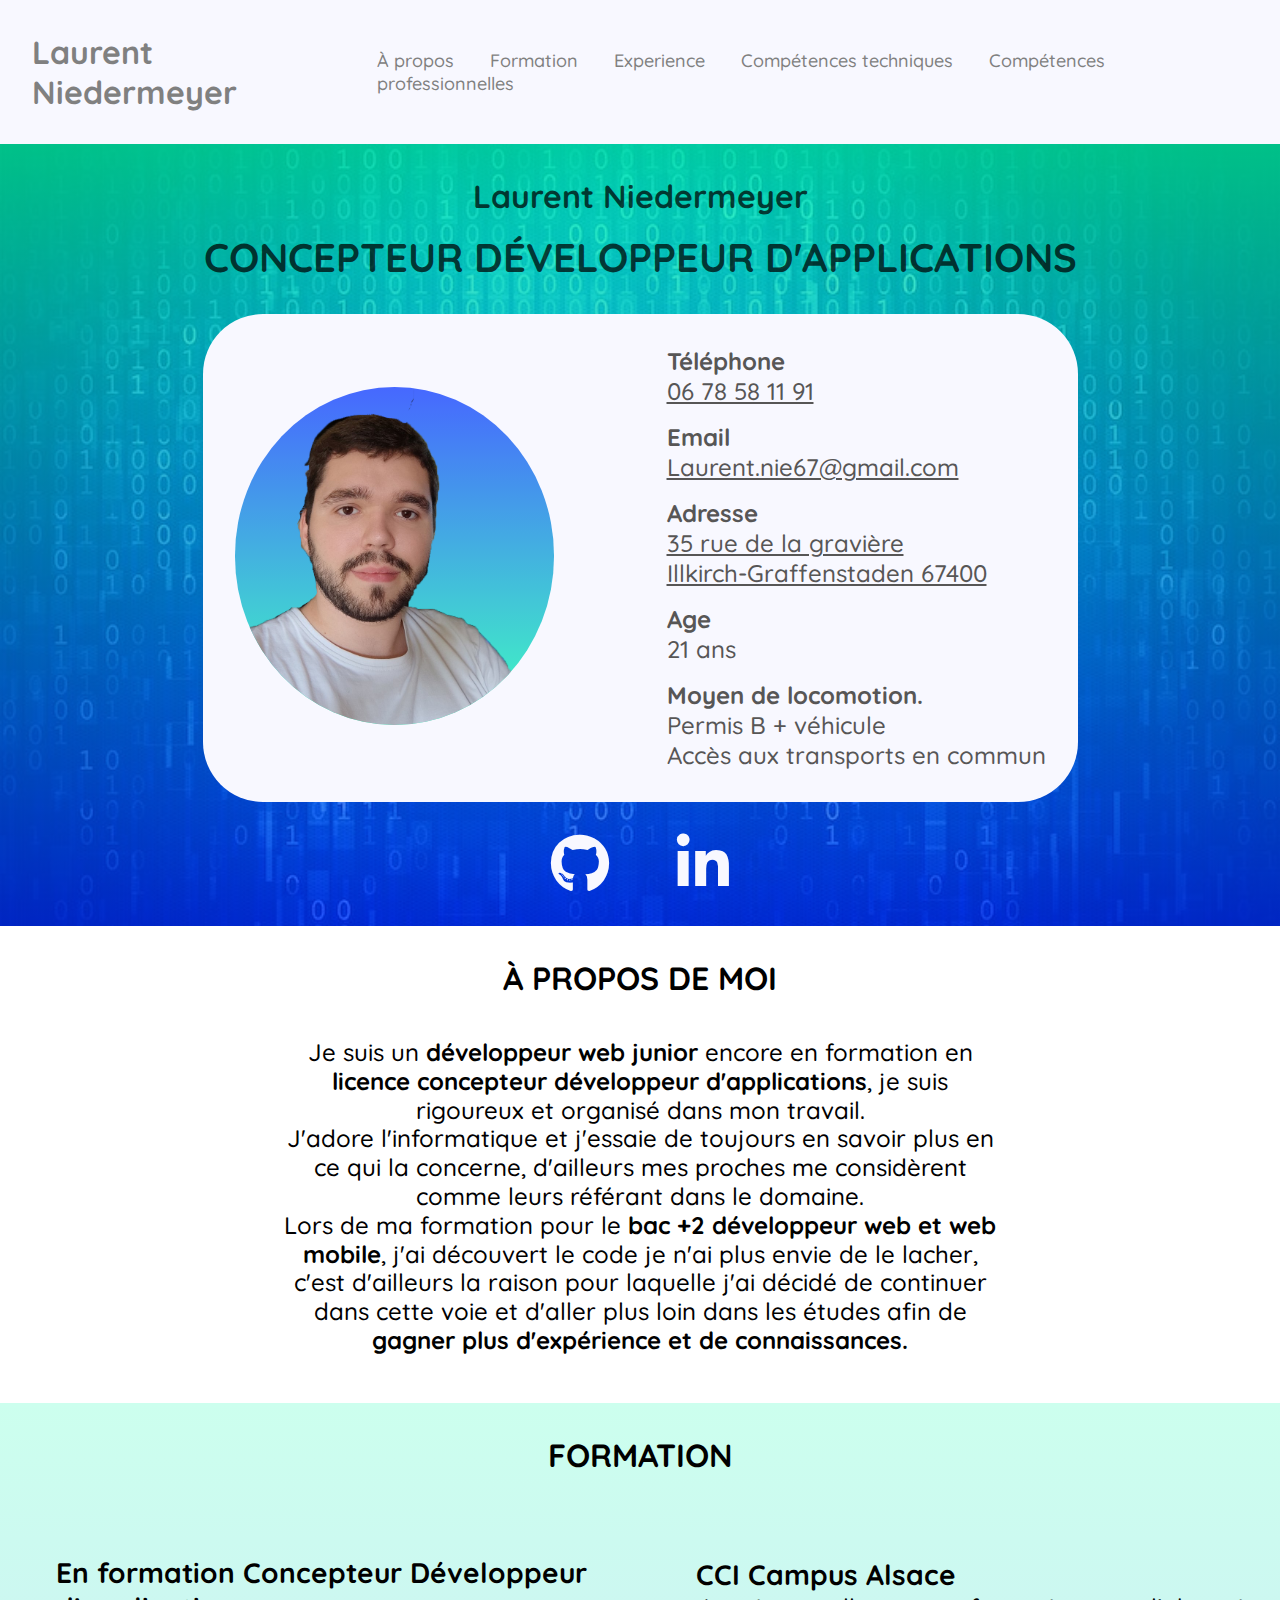
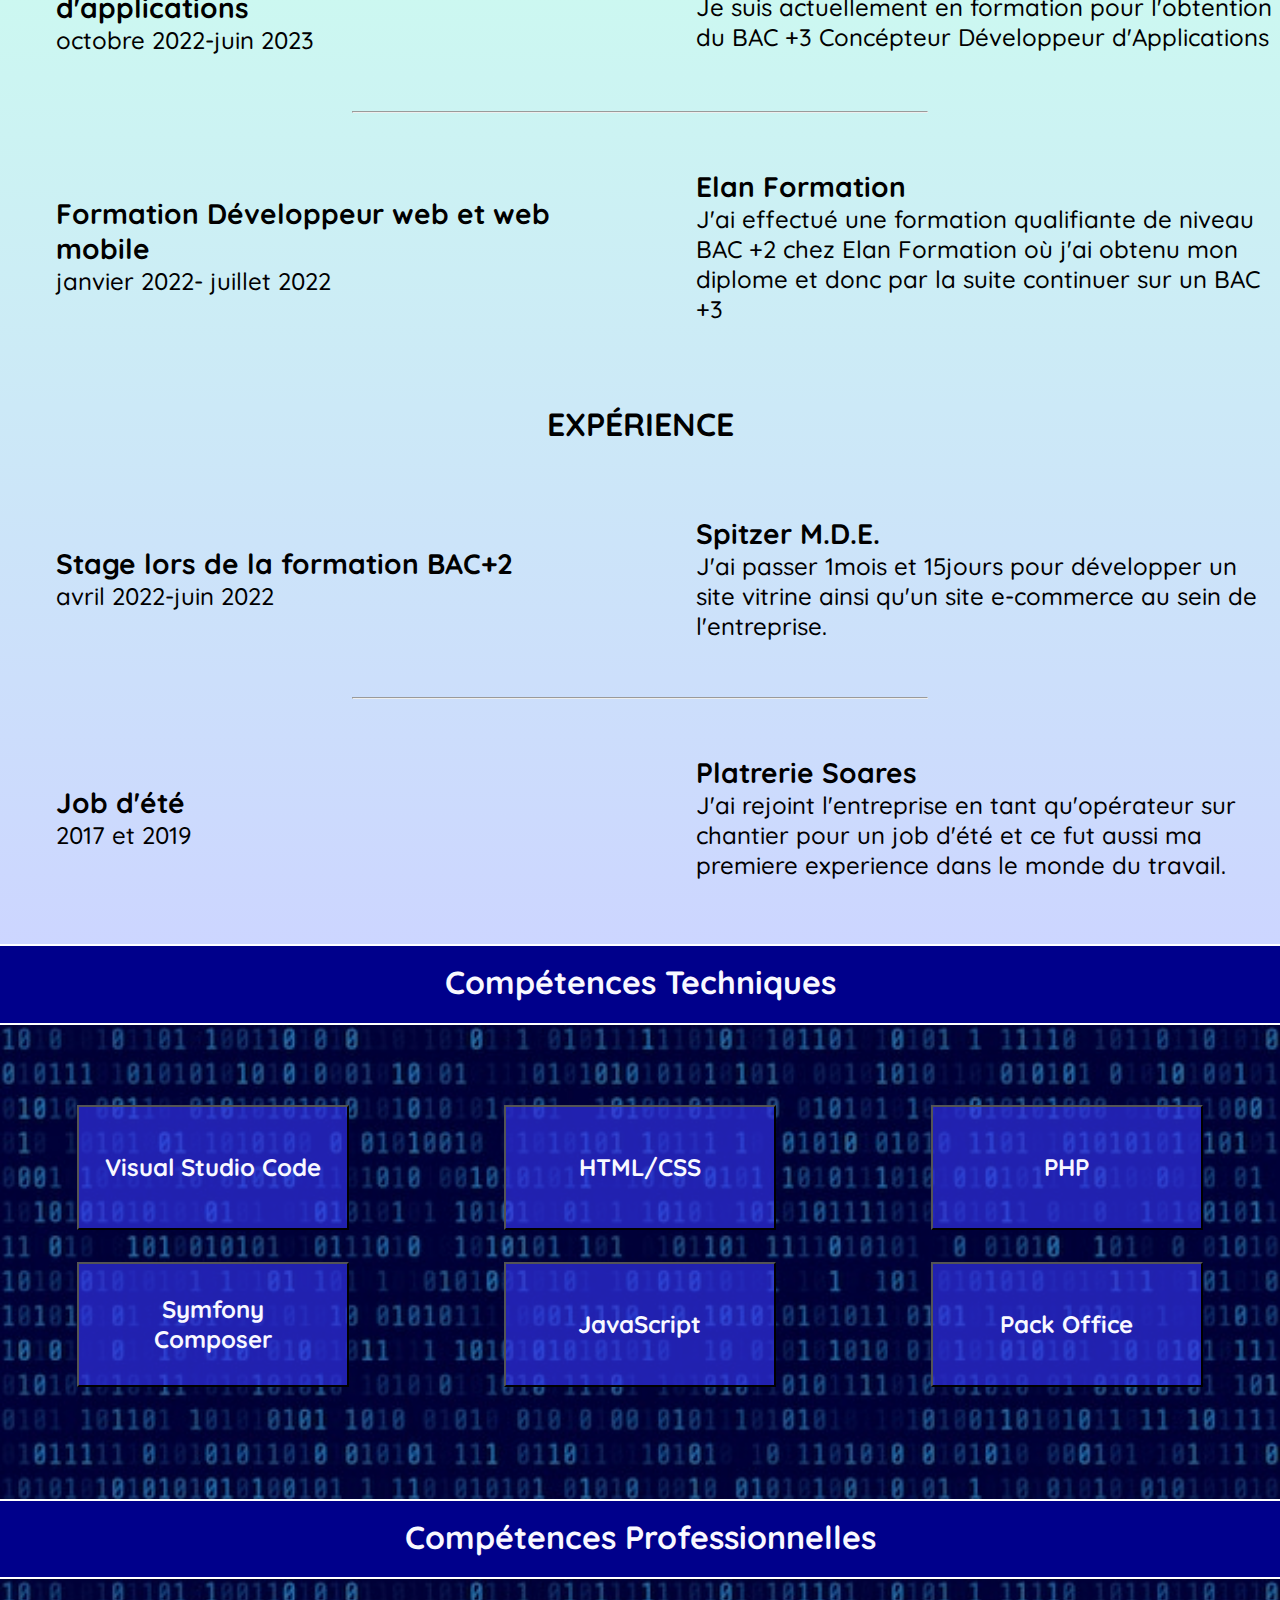
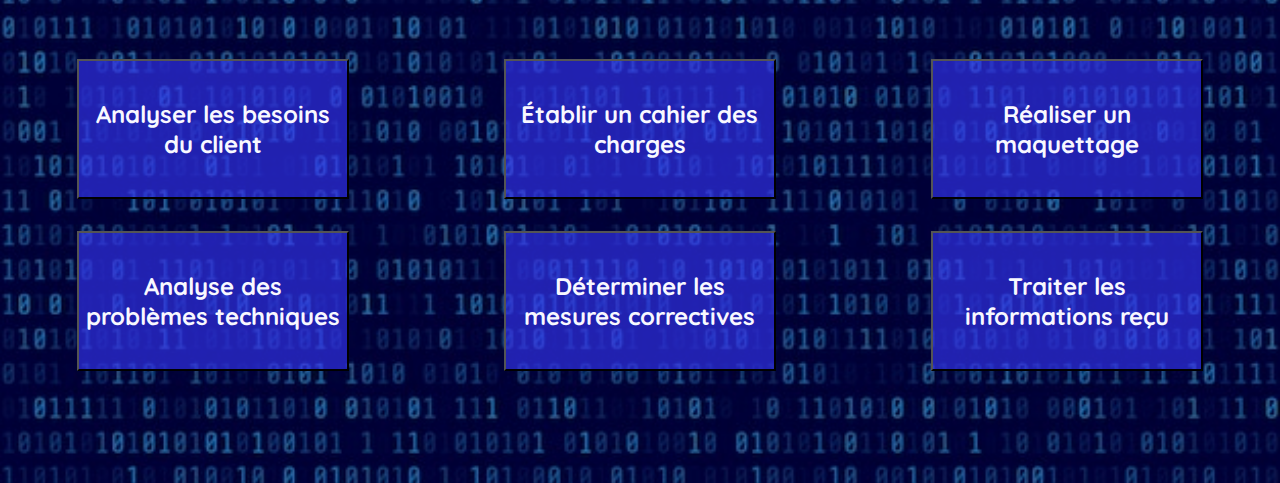
<file: index.html>
<!DOCTYPE html>
<html lang="fr">
<head>
    <meta charset="UTF-8">
    <meta http-equiv="X-UA-Compatible" content="IE=edge">
    <meta name="viewport" content="width=device-width, initial-scale=1.0">
    <meta name="description" content="CV en ligne de Niedermeyer Laurent, Concepteur Développeur d'Applications, Développeur web junior, Développeur back-end.">
    <link rel="stylesheet" href="style.css">
    <link rel="stylesheet" href="modal.css">
    <link rel="stylesheet" href="button.css">
    <link rel="stylesheet" href="https://cdnjs.cloudflare.com/ajax/libs/font-awesome/6.0.0/css/all.min.css" integrity="sha512-9usAa10IRO0HhonpyAIVpjrylPvoDwiPUiKdWk5t3PyolY1cOd4DSE0Ga+ri4AuTroPR5aQvXU9xC6qOPnzFeg==" crossorigin="anonymous" referrerpolicy="no-referrer" />
    <script src="//cdnjs.cloudflare.com/ajax/libs/jquery/2.1.3/jquery.min.js"></script>
    <title>CV de Niedermeyer Laurent</title>
</head>
    <body> 
        <header class="thetop">
            <div class="topnav">
                <a href="/index.html" class="nom">Laurent Niedermeyer</a>
                <div id="myLinks">
                  <a href="/index.html#prop">À propos</a>
                  <a href="/index.html#form">Formation</a>
                  <a href="/index.html#exp">Experience</a>
                  <a href="/index.html#compt">Compétences techniques</a>
                  <a href="/index.html#compp">Compétences professionnelles</a>
                </div>
                <a href="javascript:void(0);" class="icon" onclick="myFunction()">
                  <i class="fa fa-bars"></i>
                </a>
              </div>
        </header>
        <main>
            <section class="section1">
                <div class="job">
                    <h1>Concepteur Développeur d'Applications</h1>
                    <h2>Laurent Niedermeyer</h2>
                </div>
                <div class="coordimg">
                    <div>
                        <img src="img/MicrosoftTeams-image.png" alt="Selfie">
                    </div>
                    <div class="coord">
                        <div>
                            <p>Téléphone</p>
                            <a href="tel:0678581191">06 78 58 11 91</a>
                        </div>
                        <div>
                            <p>Email</p>
                            <a href="mailto:Laurent.nie67@gmail.com">Laurent.nie67@gmail.com</a> 
                        </div>
                        <div>
                            <p>Adresse</p>
                            <a href="https://goo.gl/maps/SbY1YDQrV1eRnXj76" target="blank_">35 rue de la gravière</a><br>
                            <a href="https://goo.gl/maps/RVUSxrZyXnWViCLy8" target="blank_">Illkirch-Graffenstaden 67400</a> 
                        </div>
                        <div>
                            <p>Age</p>
                            <span>21 ans</span>
                        </div>
                        <div>
                            <p>Moyen de locomotion.</p>
                            <span>Permis B + véhicule</span><br>
                            <span>Accès aux transports en commun</span>
                        </div>
                    </div>
                </div>
                <div class="reso">
                    <a href="https://github.com/Laurent-N67" target="blank_"><i class="fa-brands fa-github fa-3x"></i></a>
                    <a href="https://www.linkedin.com/in/laurent-niedermeyer/" target="blank_"><i class="fa-brands fa-linkedin-in fa-3x"></i></a>
                </div>
            </section>
            <section class="section4">
                <h2 id="prop">À propos de moi</h2>
                <p class="proptxt">Je suis un <strong>développeur web junior</strong> encore en formation en <strong>licence concepteur développeur d'applications</strong>, je suis rigoureux et organisé dans mon travail. <br> J'adore l'informatique et j'essaie de toujours en savoir plus en ce qui la concerne, d'ailleurs mes proches me considèrent comme leurs référant dans le domaine.<br>Lors de ma formation pour le <strong>bac +2 développeur web et web mobile</strong>, j'ai découvert le code je n'ai plus envie de le lacher, c'est d'ailleurs la raison pour laquelle j'ai décidé de continuer dans cette voie et d'aller plus loin dans les études afin de <strong>gagner plus d'expérience et de connaissances.</strong> </p>
            </section>
            <section class="section2">
                <h2 id="form">Formation</h2>
                <div class="divrow">
                    <div class="divcollumn ">
                        <h3>En formation Concepteur Développeur d'applications</h3>
                        <p>octobre 2022-juin 2023</p>
                    </div>
                    <div class="divcollumn">
                        <h3><strong>CCI Campus Alsace</strong></h3>
                        <p>Je suis actuellement en formation pour l'obtention du BAC +3 Concépteur Développeur d'Applications</p>
                    </div>
                </div>
                <hr>
                <div class="divrow">
                    <div class="divcollumn">
                        <h3>Formation Développeur web et web mobile</h3>
                        <p>janvier 2022- juillet 2022</p>
                    </div>
                    <div class="divcollumn">
                        <h3><strong>Elan Formation</strong></h3>
                        <p>J'ai effectué une formation qualifiante de niveau BAC +2 chez Elan Formation où j'ai obtenu mon diplome et donc par la suite continuer sur un BAC +3</p>
                    </div>
                </div>
                <h2 id="exp">Expérience</h2>
                <div class="divrow borderbot">
                    <div class="divcollumn ">
                        <h3>Stage lors de la formation BAC+2</h3>
                        <p>avril 2022-juin 2022</p>
                    </div>
                    <div class="divcollumn">
                        <h3><strong>Spitzer M.D.E.</strong></h3>
                        <p>J'ai passer 1mois et 15jours pour développer un site vitrine ainsi qu'un site e-commerce au sein de l'entreprise.</p>
                    </div>
                </div>
                <hr>
                <div class="divrow padbot ">
                    <div class="divcollumn">
                        <h3>Job d'été</h3>
                        <p>2017 et 2019</p>
                    </div>
                    <div class="divcollumn">
                        <h3><strong>Platrerie Soares</strong></h3>
                        <p>J'ai rejoint l'entreprise en tant qu'opérateur sur chantier pour un job d'été et ce fut aussi ma premiere experience dans le monde du travail.</p>
                    </div>
                </div>
            </section>
            <section class="section3">
                <h2 id="compt">Compétences Techniques</h2>
                <ul class="listcompt desktopul">
                    <button id="btn1"><li>Visual Studio Code</li></button>
                    <div id="modal1" class="modal">
                        <div class="modal-content">
                            <span class="close"><i class="fa-solid fa-xmark"></i></span>
                            <h3 class="titremdl">Visual Studio Code</h3>
                            <p class="textmdl">J'ai découvert le développement web sur visual studio code comme premier éditeur de code. Je l'utilise encore à ce jour car je le trouve très pratique, beaucoup de monde l'utilise et aussi il y a beaucoup d'addons afin de ce simplifier la vie. </p>
                        </div>
                    </div>
                    <button id="btn2"><li>HTML/CSS</li></button>
                    <div id="modal2" class="modal">
                        <div class="modal-content">
                            <span class="close"><i class="fa-solid fa-xmark"></i></span>
                            <h3 class="titremdl">HTML/CSS</h3>
                            <p class="textmdl">Lorem ipsum dolor sit amet, consectetur adipisicing elit. Voluptatum, necessitatibus eius odio itaque quidem obcaecati nostrum voluptatem, porro omnis, eveniet quis ad. Neque corrupti molestiae exercitationem iusto cum repudiandae officia hic, dolorum esse dolores vel nesciunt cumque explicabo ducimus eaque, nisi illum inventore repellendus non distinctio ea? Debitis, aspernatur quos!</p>
                        </div>
                    </div>
                    <button id="btn3"><li>PHP</li></button>
                    <div id="modal3" class="modal">
                        <div class="modal-content">
                            <span class="close"><i class="fa-solid fa-xmark"></i></span>
                            <h3 class="titremdl">PHP</h3>
                            <p class="textmdl">Lorem ipsum dolor sit amet, consectetur adipisicing elit. Tenetur dignissimos voluptas facilis voluptate iusto quaerat dicta repudiandae maiores esse, vitae nisi, earum molestias perferendis. Deleniti iusto nisi soluta id provident iste in repellat, nobis obcaecati temporibus similique numquam omnis eligendi quas tempora, debitis hic et consequuntur explicabo, dolorum rem. Perferendis?</p>
                        </div>
                    </div>
                    <button id="btn4"><li>Symfony<br>Composer</li></button>
                    <div id="modal4" class="modal">
                        <div class="modal-content">
                            <span class="close"><i class="fa-solid fa-xmark"></i></span>
                            <h3 class="titremdl">Symfony/Composer</h3>
                            <p class="textmdl">Lorem ipsum dolor sit amet, consectetur adipisicing elit. Officiis porro culpa tenetur? Voluptatum ullam obcaecati dolore repellendus tenetur sunt veritatis, adipisci quidem quisquam? Est porro quod aspernatur tempora assumenda rem, alias totam repellendus optio nesciunt non reiciendis nisi illum corrupti magnam voluptatum sunt temporibus enim similique deleniti pariatur adipisci quaerat!</p>
                        </div>
                    </div>
                    <button id="btn5"><li>JavaScript</li></button>
                    <div id="modal5" class="modal">
                        <div class="modal-content">
                            <span class="close"><i class="fa-solid fa-xmark"></i></span>
                            <h3 class="titremdl">JavaScript</h3>
                            <p class="textmdl">Lorem ipsum dolor sit amet consectetur adipisicing elit. Aliquam obcaecati dolores, ratione est nostrum perferendis hic fugiat doloremque quae, harum quod quisquam debitis consequatur facilis, odit iure! Dolore natus repudiandae earum reprehenderit nesciunt itaque error commodi mollitia eum eveniet, impedit minima maxime quia at a. Quia laudantium ut animi assumenda.</p>
                        </div>
                    </div>
                    <button id="btn6"><li>Pack Office</li></button>
                    <div id="modal6" class="modal">
                        <div class="modal-content">
                            <span class="close"><i class="fa-solid fa-xmark"></i></span>
                            <h3 class="titremdl">Pack Office</h3>
                            <p class="textmdl">Lorem ipsum dolor sit, amet consectetur adipisicing elit. Provident autem ex aspernatur commodi! Quas provident velit repellat officiis pariatur fugit molestias atque quidem maxime magni at, earum rem eius facere cupiditate doloribus perspiciatis quae animi ut. Qui dignissimos, saepe neque aliquid dicta ullam dolore fuga magnam delectus, officia, natus porro?</p>
                        </div>
                    </div>
                </ul>
                <div class="slideshow-container">
                    <ul class="listcompt">
                        <button class="mySlides fade" id="btn7"><li>Visual Studio Code</li></button>
                        <div id="modal7" class="modal">
                            <div class="modal-content">
                                <span class="close"><i class="fa-solid fa-xmark"></i></span>
                                <h3 class="titremdl">Visual Studio Code</h3>
                                <p class="textmdl">J'ai découvert le développement web sur visual studio code comme premier éditeur de code. Je l'utilise encore à ce jour car je le trouve très pratique, beaucoup de monde l'utilise et aussi il y a beaucoup d'addons afin de ce simplifier la vie. </p>
                            </div>
                        </div>
                        <button class="mySlides fade" id="btn8"><li>HTML/CSS</li></button>
                        <div id="modal8" class="modal">
                            <div class="modal-content">
                                <span class="close"><i class="fa-solid fa-xmark"></i></span>
                                <h3 class="titremdl">HTML/CSS</h3>
                                <p class="textmdl">Lorem ipsum dolor sit amet, consectetur adipisicing elit. Voluptatum, necessitatibus eius odio itaque quidem obcaecati nostrum voluptatem, porro omnis, eveniet quis ad. Neque corrupti molestiae exercitationem iusto cum repudiandae officia hic, dolorum esse dolores vel nesciunt cumque explicabo ducimus eaque, nisi illum inventore repellendus non distinctio ea? Debitis, aspernatur quos!</p>
                            </div>
                        </div>
                        <button class="mySlides fade" id="btn9"><li>PHP</li></button>
                        <div id="modal9" class="modal">
                            <div class="modal-content">
                                <span class="close"><i class="fa-solid fa-xmark"></i></span>
                                <h3 class="titremdl">PHP</h3>
                                <p class="textmdl">Lorem ipsum dolor sit amet, consectetur adipisicing elit. Tenetur dignissimos voluptas facilis voluptate iusto quaerat dicta repudiandae maiores esse, vitae nisi, earum molestias perferendis. Deleniti iusto nisi soluta id provident iste in repellat, nobis obcaecati temporibus similique numquam omnis eligendi quas tempora, debitis hic et consequuntur explicabo, dolorum rem. Perferendis?</p>
                            </div>
                        </div>
                        <button class="mySlides fade" id="btn10"><li>Symfony<br>Composer</li></button>
                        <div id="modal10" class="modal">
                            <div class="modal-content">
                                <span class="close"><i class="fa-solid fa-xmark"></i></span>
                                <h3 class="titremdl">Symfony/Composer</h3>
                                <p class="textmdl">Lorem ipsum dolor sit amet, consectetur adipisicing elit. Officiis porro culpa tenetur? Voluptatum ullam obcaecati dolore repellendus tenetur sunt veritatis, adipisci quidem quisquam? Est porro quod aspernatur tempora assumenda rem, alias totam repellendus optio nesciunt non reiciendis nisi illum corrupti magnam voluptatum sunt temporibus enim similique deleniti pariatur adipisci quaerat!</p>
                            </div>
                        </div>
                        <button class="mySlides fade" id="btn11"><li>JavaScript</li></button>
                        <div id="modal11" class="modal">
                            <div class="modal-content">
                                <span class="close"><i class="fa-solid fa-xmark"></i></span>
                                <h3 class="titremdl">JavaScript</h3>
                                <p class="textmdl">Lorem ipsum dolor sit amet consectetur adipisicing elit. Aliquam obcaecati dolores, ratione est nostrum perferendis hic fugiat doloremque quae, harum quod quisquam debitis consequatur facilis, odit iure! Dolore natus repudiandae earum reprehenderit nesciunt itaque error commodi mollitia eum eveniet, impedit minima maxime quia at a. Quia laudantium ut animi assumenda.</p>
                            </div>
                        </div>
                        <button class="mySlides fade" id="btn12"><li>Pack Office</li></button>
                        <div id="modal12" class="modal">
                            <div class="modal-content">
                                <span class="close"><i class="fa-solid fa-xmark"></i></span>
                                <h3 class="titremdl">Pack Office</h3>
                                <p class="textmdl">Lorem ipsum dolor sit, amet consectetur adipisicing elit. Provident autem ex aspernatur commodi! Quas provident velit repellat officiis pariatur fugit molestias atque quidem maxime magni at, earum rem eius facere cupiditate doloribus perspiciatis quae animi ut. Qui dignissimos, saepe neque aliquid dicta ullam dolore fuga magnam delectus, officia, natus porro?</p>
                            </div>
                        </div>
                        <a class="prev" onclick="plusSlides(-1)">❮</a>
                        <a class="next" onclick="plusSlides(1)">❯</a>
                    </ul>   
                </div>

                <h2 id="compp">Compétences Professionnelles</h2>    
                <ul class="listcompp desktopul">  
                    <button id="btn13"><li>Analyser les besoins du client</li></button>
                    <div id="modal13" class="modal">
                        <div class="modal-content">
                            <span class="close"><i class="fa-solid fa-xmark"></i></span>
                            <h3 class="titremdl">Analyser les besoins du client</h3>
                            <p class="textmdl">Lorem ipsum dolor sit amet consectetur adipisicing elit. Commodi ut odit alias asperiores. Id, illo aliquam debitis quo ex, labore vitae, maiores dignissimos veritatis cupiditate omnis. Excepturi laboriosam, ullam ab perferendis voluptatem quidem aspernatur laudantium tenetur, vitae iusto praesentium doloremque temporibus? Nulla cupiditate et nobis deserunt veritatis laboriosam recusandae corporis!</p>
                        </div>
                    </div>
                    <button id="btn14"><li>Établir un cahier des charges</li></button>
                    <div id="modal14" class="modal">
                        <div class="modal-content">
                            <span class="close"><i class="fa-solid fa-xmark"></i></span>
                            <h3 class="titremdl">établir un cahier des charges</h3>
                            <p class="textmdl">Lorem ipsum dolor, sit amet consectetur adipisicing elit. Officiis mollitia tempora asperiores rerum ex velit eaque doloribus iure, aliquam, deleniti facere atque provident quas totam temporibus ullam necessitatibus natus omnis. Reiciendis inventore aliquid laboriosam vero accusamus atque et, ipsam explicabo veniam nulla necessitatibus beatae ex vel incidunt consequatur rem dicta?</p>
                        </div>
                    </div>
                    <button id="btn15"><li>Réaliser un maquettage</li></button>
                    <div id="modal15" class="modal">
                        <div class="modal-content">
                            <span class="close"><i class="fa-solid fa-xmark"></i></span>
                            <h3 class="titremdl">Réaliser un maquettage</h3>
                            <p class="textmdl">Lorem, ipsum dolor sit amet consectetur adipisicing elit. Natus aliquam, id doloribus sint, debitis unde qui quia sequi esse sunt, officia eveniet dolorum. Enim pariatur incidunt sequi libero voluptatem vero doloribus officia recusandae qui totam. Debitis placeat earum sunt quos corrupti, nobis repellat soluta reiciendis repudiandae vero temporibus dolore veniam!</p>
                        </div>
                    </div>
                    <button id="btn16"><li>Analyse des problèmes techniques</li></button>
                    <div id="modal16" class="modal">
                        <div class="modal-content">
                            <span class="close"><i class="fa-solid fa-xmark"></i></span>
                            <h3 class="titremdl">Analyse des problèmes techniques</h3>
                            <p class="textmdl">Lorem ipsum dolor sit amet, consectetur adipisicing elit. Maiores vel amet omnis nihil ea eum nostrum asperiores veniam culpa ad non, recusandae doloremque excepturi consequuntur placeat alias error repudiandae! Et obcaecati repellat ab ipsa. Quod cupiditate molestiae consectetur accusamus numquam laudantium veniam, eos explicabo soluta dolor dolore architecto dolores pariatur.</p>
                        </div>
                    </div>
                    <button id="btn17"><li>Déterminer les mesures correctives</li></button>
                    <div id="modal17" class="modal">
                        <div class="modal-content">
                            <span class="close"><i class="fa-solid fa-xmark"></i></span>
                            <h3 class="titremdl">Déterminer les mesures correctives</h3>
                            <p class="textmdl">Lorem ipsum dolor sit amet consectetur adipisicing elit. Similique iste eligendi quam, quod repellat commodi est vero ducimus facere repellendus amet tenetur debitis consectetur distinctio temporibus dolorum explicabo quis impedit aliquam. Excepturi, perferendis, ipsum non placeat quos ullam quibusdam minima nobis odio magni esse sequi accusantium, est veniam consequatur vitae.</p>
                        </div>
                    </div>
                    <button id="btn18"><li>Traiter les <br> informations reçu</li></button>
                    <div id="modal18" class="modal">
                        <div class="modal-content">
                            <span class="close"><i class="fa-solid fa-xmark"></i></span>
                            <h3 class="titremdl">Traiter les informations reçu</h3>
                            <p class="textmdl">Lorem ipsum dolor sit, amet consectetur adipisicing elit. Dolore, ipsa! Necessitatibus accusamus doloremque autem laudantium ipsam nam enim vitae aut quaerat quia perferendis dolore at culpa blanditiis, ut beatae? Non architecto quis, iste ea nostrum reiciendis amet ipsa accusamus! Culpa debitis ipsa assumenda fugit nemo rerum distinctio dolor voluptate consequatur?</p>
                        </div>
                    </div>
                </ul>
                <div class="slideshow-container">
                    <ul class="listcompp">
                        <button class="mySlides2 fade" id="btn19"><li>Analyser les besoins du client</li></button>
                        <div id="modal19" class="modal">
                            <div class="modal-content">
                                <span class="close"><i class="fa-solid fa-xmark"></i></span>
                                <h3 class="titremdl">Analyser les besoins du client</h3>
                                <p class="textmdl">Lorem ipsum dolor sit amet consectetur adipisicing elit. Commodi ut odit alias asperiores. Id, illo aliquam debitis quo ex, labore vitae, maiores dignissimos veritatis cupiditate omnis. Excepturi laboriosam, ullam ab perferendis voluptatem quidem aspernatur laudantium tenetur, vitae iusto praesentium doloremque temporibus? Nulla cupiditate et nobis deserunt veritatis laboriosam recusandae corporis!</p>
                            </div>
                        </div>
                        <button class="mySlides2 fade" id="btn20"><li>Établir un cahier des charges</li></button>
                        <div id="modal20" class="modal">
                            <div class="modal-content">
                                <span class="close"><i class="fa-solid fa-xmark"></i></span>
                                <h3 class="titremdl">établir un cahier des charges</h3>
                                <p class="textmdl">Lorem ipsum dolor, sit amet consectetur adipisicing elit. Officiis mollitia tempora asperiores rerum ex velit eaque doloribus iure, aliquam, deleniti facere atque provident quas totam temporibus ullam necessitatibus natus omnis. Reiciendis inventore aliquid laboriosam vero accusamus atque et, ipsam explicabo veniam nulla necessitatibus beatae ex vel incidunt consequatur rem dicta?</p>
                            </div>
                        </div>
                        <button class="mySlides2 fade" id="btn21"><li>Réaliser un maquettage</li></button>
                        <div id="modal21" class="modal">
                            <div class="modal-content">
                                <span class="close"><i class="fa-solid fa-xmark"></i></span>
                                <h3 class="titremdl">Réaliser un maquettage</h3>
                                <p class="textmdl">Lorem, ipsum dolor sit amet consectetur adipisicing elit. Natus aliquam, id doloribus sint, debitis unde qui quia sequi esse sunt, officia eveniet dolorum. Enim pariatur incidunt sequi libero voluptatem vero doloribus officia recusandae qui totam. Debitis placeat earum sunt quos corrupti, nobis repellat soluta reiciendis repudiandae vero temporibus dolore veniam!</p>
                            </div>
                        </div>
                        <button class="mySlides2 fade" id="btn22"><li>Analyse des problèmes techniques</li></button>
                        <div id="modal22" class="modal">
                            <div class="modal-content">
                                <span class="close"><i class="fa-solid fa-xmark"></i></span>
                                <h3 class="titremdl">Analyse des problèmes techniques</h3>
                                <p class="textmdl">Lorem ipsum dolor sit amet, consectetur adipisicing elit. Maiores vel amet omnis nihil ea eum nostrum asperiores veniam culpa ad non, recusandae doloremque excepturi consequuntur placeat alias error repudiandae! Et obcaecati repellat ab ipsa. Quod cupiditate molestiae consectetur accusamus numquam laudantium veniam, eos explicabo soluta dolor dolore architecto dolores pariatur.</p>
                            </div>
                        </div>
                        <button class="mySlides2 fade" id="btn23"><li>Déterminer les mesures correctives</li></button>
                        <div id="modal23" class="modal">
                            <div class="modal-content">
                                <span class="close"><i class="fa-solid fa-xmark"></i></span>
                                <h3 class="titremdl">Déterminer les mesures correctives</h3>
                                <p class="textmdl">Lorem ipsum dolor sit amet consectetur adipisicing elit. Similique iste eligendi quam, quod repellat commodi est vero ducimus facere repellendus amet tenetur debitis consectetur distinctio temporibus dolorum explicabo quis impedit aliquam. Excepturi, perferendis, ipsum non placeat quos ullam quibusdam minima nobis odio magni esse sequi accusantium, est veniam consequatur vitae.</p>
                            </div>
                        </div>
                        <button class="mySlides2 fade" id="btn24"><li>Traiter les <br> informations reçu</li></button>
                        <div id="modal24" class="modal">
                            <div class="modal-content">
                                <span class="close"><i class="fa-solid fa-xmark"></i></span>
                                <h3 class="titremdl">Traiter les informations reçu</h3>
                                <p class="textmdl">Lorem ipsum dolor sit, amet consectetur adipisicing elit. Dolore, ipsa! Necessitatibus accusamus doloremque autem laudantium ipsam nam enim vitae aut quaerat quia perferendis dolore at culpa blanditiis, ut beatae? Non architecto quis, iste ea nostrum reiciendis amet ipsa accusamus! Culpa debitis ipsa assumenda fugit nemo rerum distinctio dolor voluptate consequatur?</p>
                            </div>
                        </div>
                    <a class="prev" onclick="plusSlides2(-1)">❮</a>
                    <a class="next" onclick="plusSlides2(1)">❯</a>
                    </ul>
                </div>
            </section>
            <div class='scrolltop'>
            <div class='scroll'><i class="fa-solid fa-arrow-up"></i></div>
        </div>
        </main>
    </body>
    <script src="js/slider2.js"></script>
    <script src="js/modal.js"></script>
    <script src="js/float-panel.js"></script>
    <script src="js/burger.js"></script>
    <script src="js/slider.js"></script>
</html>
</file>
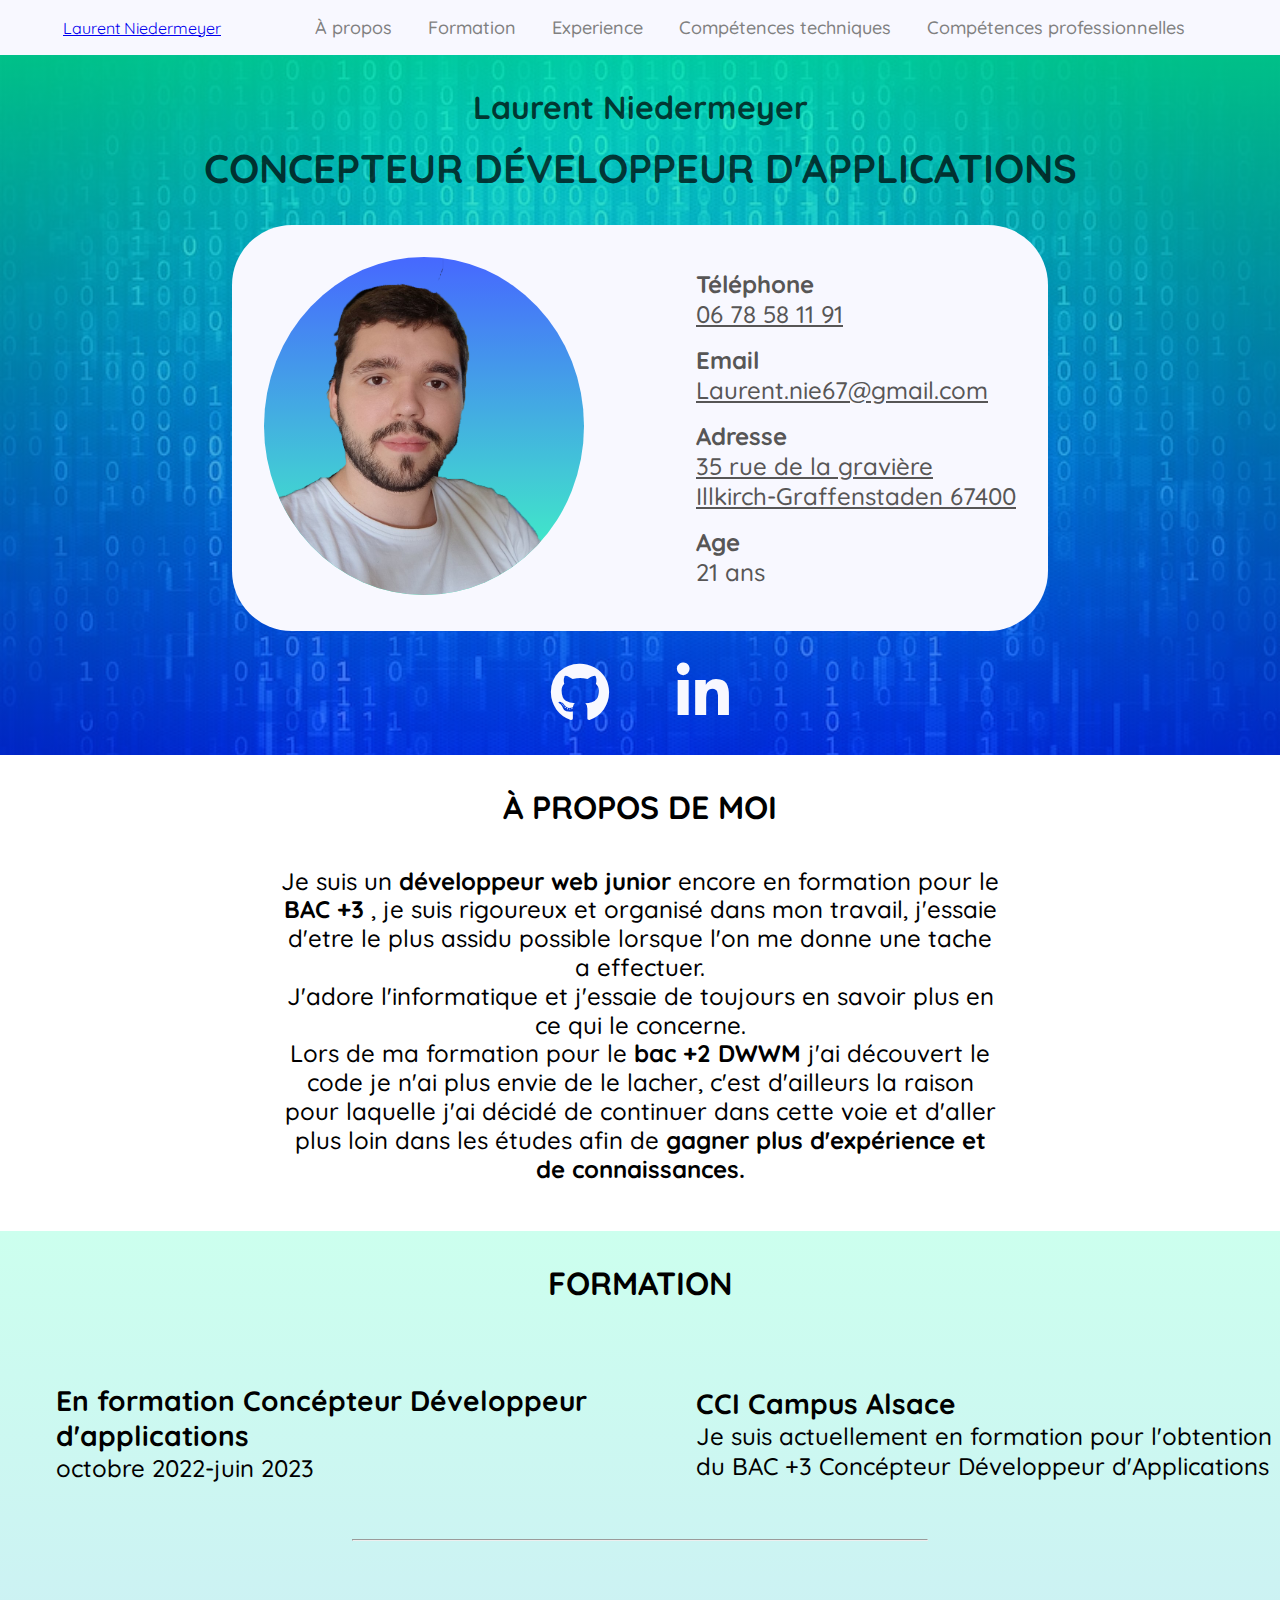
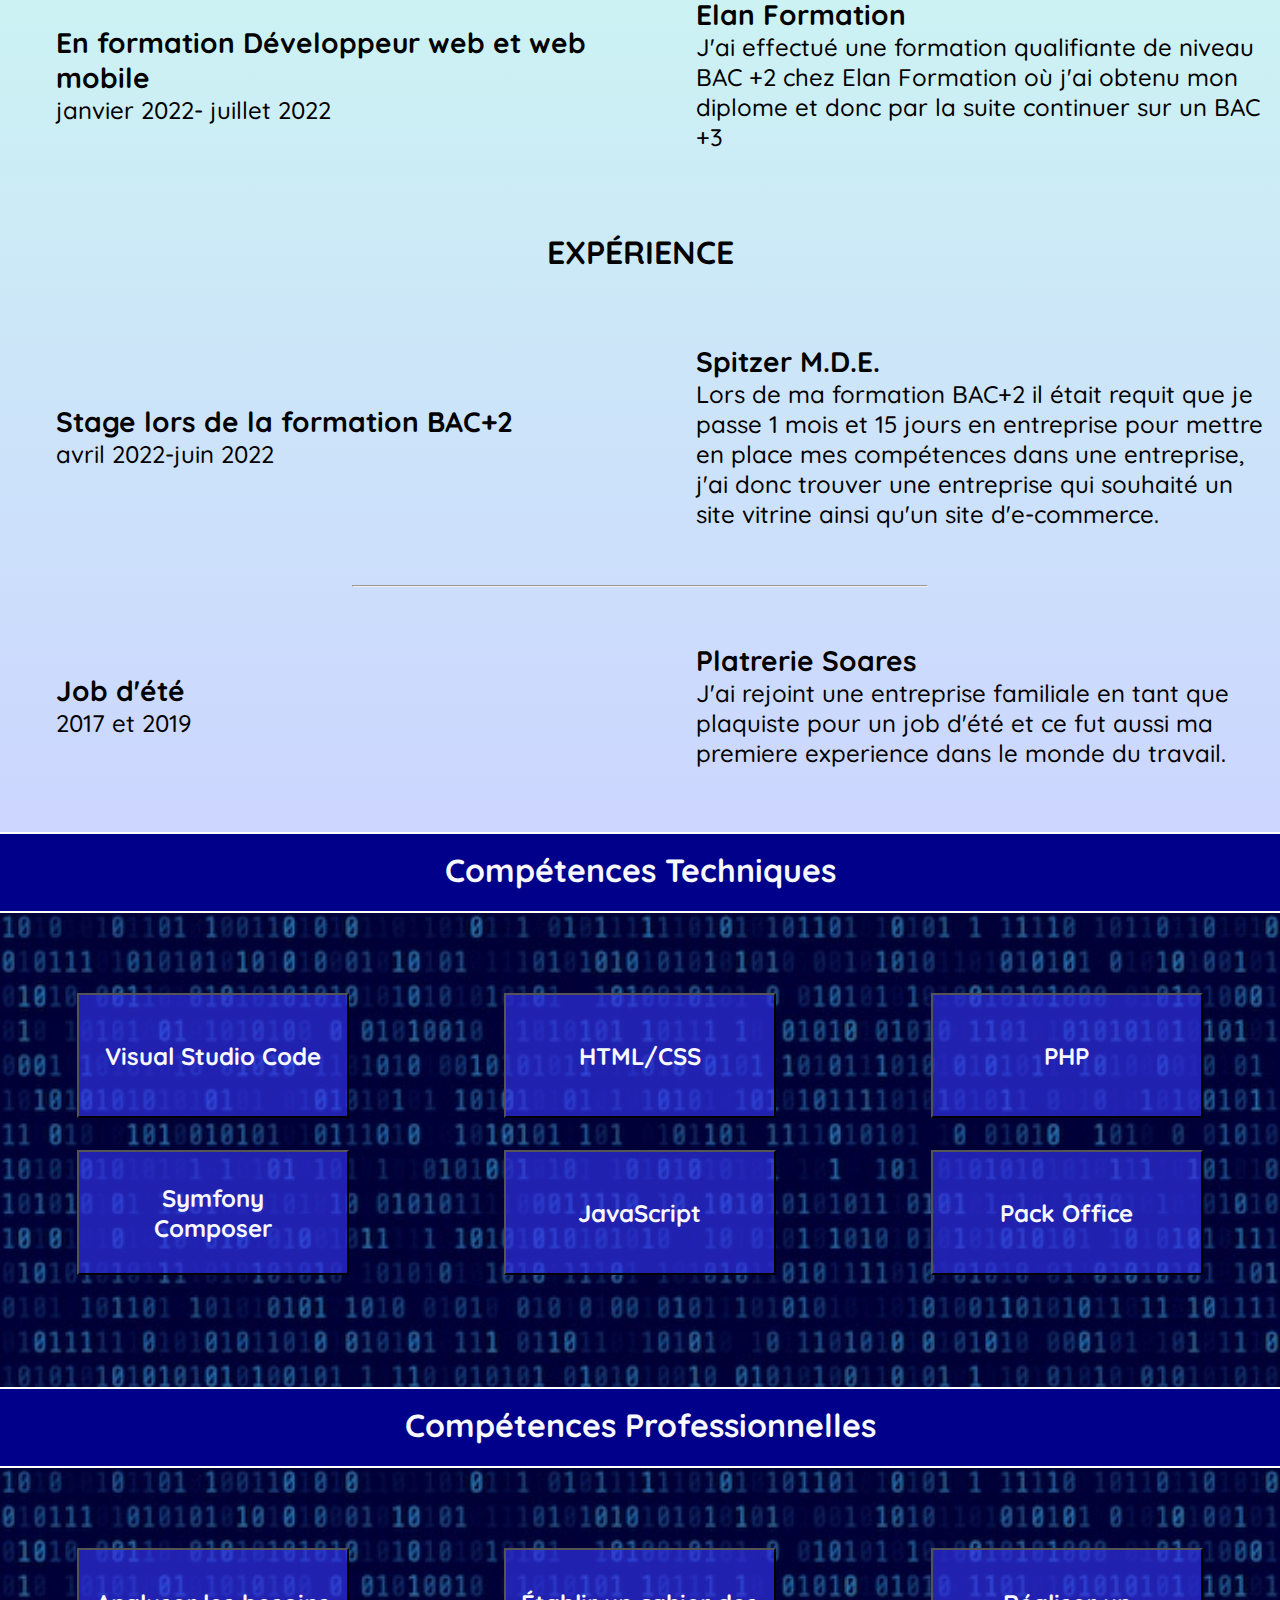
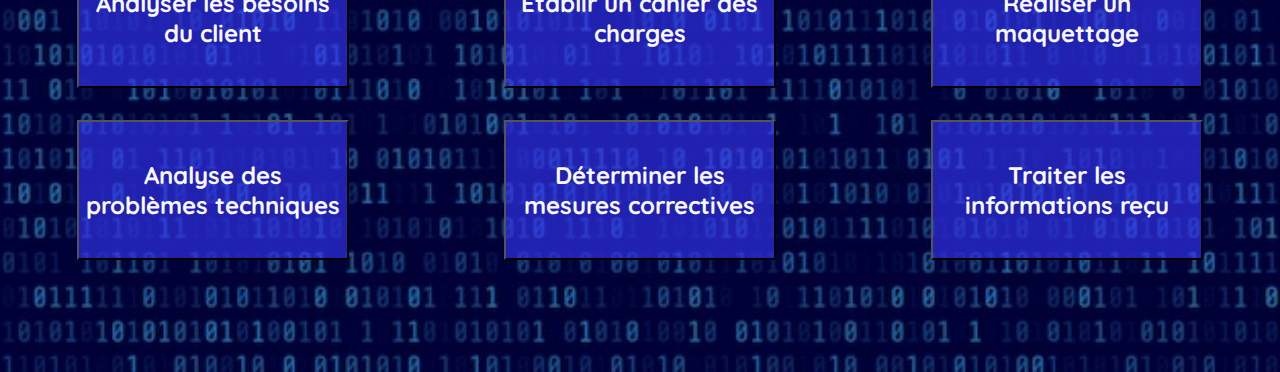
<file: index_cv.html>
<!DOCTYPE html>
<html lang="fr">
<head>
    <meta charset="UTF-8">
    <meta http-equiv="X-UA-Compatible" content="IE=edge">
    <meta name="viewport" content="width=device-width, initial-scale=1.0">
    <meta name="description" content="CV en ligne de Niedermeyer Laurent, Concepteur Développeur d'Applications, Développeur web junior, Développeur back-end.">
    <link rel="stylesheet" href="style.css">
    <link rel="stylesheet" href="modal.css">
    <link rel="stylesheet" href="button.css">
    <link rel="stylesheet" href="https://cdnjs.cloudflare.com/ajax/libs/font-awesome/6.0.0/css/all.min.css" integrity="sha512-9usAa10IRO0HhonpyAIVpjrylPvoDwiPUiKdWk5t3PyolY1cOd4DSE0Ga+ri4AuTroPR5aQvXU9xC6qOPnzFeg==" crossorigin="anonymous" referrerpolicy="no-referrer" />
    <script src="//cdnjs.cloudflare.com/ajax/libs/jquery/2.1.3/jquery.min.js"></script>
    <title>CV de Niedermeyer Laurent</title>
</head>
    <body> 
        <header class="thetop">
            <div class="topnav">
                <a href="http://127.0.0.1:5500/index_cv.html" class="active">Laurent Niedermeyer</a>
                <div id="myLinks">
                  <a href="http://127.0.0.1:5500/index_cv.html#prop">À propos</a>
                  <a href="http://127.0.0.1:5500/index_cv.html#form">Formation</a>
                  <a href="http://127.0.0.1:5500/index_cv.html#exp">Experience</a>
                  <a href="http://127.0.0.1:5500/index_cv.html#compt">Compétences techniques</a>
                  <a href="http://127.0.0.1:5500/index_cv.html#compp">Compétences professionnelles</a>
                </div>
                <a href="javascript:void(0);" class="icon" onclick="myFunction()">
                  <i class="fa fa-bars"></i>
                </a>
              </div>
        </header>
        <main>
            <section class="section1">
                <div class="job">
                    <h1>Concepteur Développeur d'Applications</h1>
                    <h2>Laurent Niedermeyer</h2>
                </div>
                <div class="coordimg">
                    <div>
                        <img src="img/MicrosoftTeams-image.png" alt="Selfie">
                    </div>
                    <div class="coord">
                        <div>
                            <p>Téléphone</p>
                            <a href="tel:0678581191">06 78 58 11 91</a>
                        </div>
                        <div>
                            <p>Email</p>
                            <a href="mailto:Laurent.nie67@gmail.com">Laurent.nie67@gmail.com</a> 
                        </div>
                        <div>
                            <p>Adresse</p>
                            <a href="https://goo.gl/maps/SbY1YDQrV1eRnXj76" target="blank_">35 rue de la gravière</a><br>
                            <a href="https://goo.gl/maps/RVUSxrZyXnWViCLy8" target="blank_">Illkirch-Graffenstaden 67400</a> 
                        </div>
                        <div>
                            <p>Age</p>
                            <span>21 ans</span>
                        </div>
                    </div>
                </div>
                <div class="reso">
                    <a href="https://github.com/Laurent-N67" target="blank_"><i class="fa-brands fa-github fa-3x"></i></a>
                    <a href="https://www.linkedin.com/in/laurent-niedermeyer/" target="blank_"><i class="fa-brands fa-linkedin-in fa-3x"></i></a>
                </div>
            </section>
            <section class="section4">
                <h2 id="prop">À propos de moi</h2>
                <p class="proptxt">Je suis un <strong>développeur web junior</strong> encore en formation pour le <strong>BAC +3</strong> , je suis rigoureux et organisé dans mon travail, j'essaie d'etre le plus assidu possible lorsque l'on me donne une tache a effectuer. <br> J'adore l'informatique et j'essaie de toujours en savoir plus en ce qui le concerne. <br>Lors de ma formation pour le <strong>bac +2 DWWM </strong> j'ai découvert le code je n'ai plus envie de le lacher, c'est d'ailleurs la raison pour laquelle j'ai décidé de continuer dans cette voie et d'aller plus loin dans les études afin de <strong>gagner plus d'expérience et de connaissances.</strong> </p>
            </section>
            <section class="section2">
                <h2 id="form">Formation</h2>
                <div class="divrow">
                    <div class="divcollumn ">
                        <h3>En formation Concépteur Développeur d'applications</h3>
                        <p>octobre 2022-juin 2023</p>
                    </div>
                    <div class="divcollumn">
                        <h3><strong>CCI Campus Alsace</strong></h3>
                        <p>Je suis actuellement en formation pour l'obtention du BAC +3 Concépteur Développeur d'Applications</p>
                    </div>
                </div>
                <hr>
                <div class="divrow">
                    <div class="divcollumn">
                        <h3>En formation Développeur web et web mobile</h3>
                        <p>janvier 2022- juillet 2022</p>
                    </div>
                    <div class="divcollumn">
                        <h3><strong>Elan Formation</strong></h3>
                        <p>J'ai effectué une formation qualifiante de niveau BAC +2 chez Elan Formation où j'ai obtenu mon diplome et donc par la suite continuer sur un BAC +3</p>
                    </div>
                </div>
                <h2 id="exp">Expérience</h2>
                <div class="divrow borderbot">
                    <div class="divcollumn ">
                        <h3>Stage lors de la formation BAC+2</h3>
                        <p>avril 2022-juin 2022</p>
                    </div>
                    <div class="divcollumn">
                        <h3><strong>Spitzer M.D.E.</strong></h3>
                        <p>Lors de ma formation BAC+2 il était requit que je passe 1 mois et 15 jours en entreprise pour mettre en place mes compétences dans une entreprise, j'ai donc trouver une entreprise qui souhaité un site vitrine ainsi qu'un site d'e-commerce.</p>
                    </div>
                </div>
                <hr>
                <div class="divrow padbot ">
                    <div class="divcollumn">
                        <h3>Job d'été</h3>
                        <p>2017 et 2019</p>
                    </div>
                    <div class="divcollumn">
                        <h3><strong>Platrerie Soares</strong></h3>
                        <p>J'ai rejoint une entreprise familiale en tant que plaquiste pour un job d'été et ce fut aussi ma premiere experience dans le monde du travail.</p>
                    </div>
                </div>
            </section>
            <section class="section3">
                <h2 id="compt">Compétences Techniques</h2>
                <ul class="listcompt">
                    <button id="btn1"><li>Visual Studio Code</li></button>
                    <div id="modal1" class="modal">
                        <div class="modal-content">
                            <span class="close"><i class="fa-solid fa-xmark"></i></span>
                            <h3 class="titremdl">Visual Studio Code</h3>
                            <p class="textmdl">Lorem ipsum dolor sit amet consectetur adipisicing elit. Labore nemo asperiores beatae, repellat explicabo voluptatem quam eaque iste alias quia dolorum tempore modi nam! Suscipit possimus maiores quas cumque reprehenderit labore sed cupiditate dicta delectus itaque veniam deleniti, incidunt inventore omnis vero architecto obcaecati ullam tempora ea id quibusdam repellendus?</p>
                        </div>
                    </div>
                    <button id="btn2"><li>HTML/CSS</li></button>
                    <div id="modal2" class="modal">
                        <div class="modal-content">
                            <span class="close"><i class="fa-solid fa-xmark"></i></span>
                            <h3 class="titremdl">HTML/CSS</h3>
                            <p class="textmdl">Lorem ipsum dolor sit amet, consectetur adipisicing elit. Voluptatum, necessitatibus eius odio itaque quidem obcaecati nostrum voluptatem, porro omnis, eveniet quis ad. Neque corrupti molestiae exercitationem iusto cum repudiandae officia hic, dolorum esse dolores vel nesciunt cumque explicabo ducimus eaque, nisi illum inventore repellendus non distinctio ea? Debitis, aspernatur quos!</p>
                        </div>
                    </div>
                    <button id="btn3"><li>PHP</li></button>
                    <div id="modal3" class="modal">
                        <div class="modal-content">
                            <span class="close"><i class="fa-solid fa-xmark"></i></span>
                            <h3 class="titremdl">PHP</h3>
                            <p class="textmdl">Lorem ipsum dolor sit amet, consectetur adipisicing elit. Tenetur dignissimos voluptas facilis voluptate iusto quaerat dicta repudiandae maiores esse, vitae nisi, earum molestias perferendis. Deleniti iusto nisi soluta id provident iste in repellat, nobis obcaecati temporibus similique numquam omnis eligendi quas tempora, debitis hic et consequuntur explicabo, dolorum rem. Perferendis?</p>
                        </div>
                    </div>
                    <button id="btn4"><li>Symfony<br>Composer</li></button>
                    <div id="modal4" class="modal">
                        <div class="modal-content">
                            <span class="close"><i class="fa-solid fa-xmark"></i></span>
                            <h3 class="titremdl">Symfony/Composer</h3>
                            <p class="textmdl">Lorem ipsum dolor sit amet, consectetur adipisicing elit. Officiis porro culpa tenetur? Voluptatum ullam obcaecati dolore repellendus tenetur sunt veritatis, adipisci quidem quisquam? Est porro quod aspernatur tempora assumenda rem, alias totam repellendus optio nesciunt non reiciendis nisi illum corrupti magnam voluptatum sunt temporibus enim similique deleniti pariatur adipisci quaerat!</p>
                        </div>
                    </div>
                    <button id="btn5"><li>JavaScript</li></button>
                    <div id="modal5" class="modal">
                        <div class="modal-content">
                            <span class="close"><i class="fa-solid fa-xmark"></i></span>
                            <h3 class="titremdl">JavaScript</h3>
                            <p class="textmdl">Lorem ipsum dolor sit amet consectetur adipisicing elit. Aliquam obcaecati dolores, ratione est nostrum perferendis hic fugiat doloremque quae, harum quod quisquam debitis consequatur facilis, odit iure! Dolore natus repudiandae earum reprehenderit nesciunt itaque error commodi mollitia eum eveniet, impedit minima maxime quia at a. Quia laudantium ut animi assumenda.</p>
                        </div>
                    </div>
                    <button id="btn6"><li>Pack Office</li></button>
                    <div id="modal6" class="modal">
                        <div class="modal-content">
                            <span class="close"><i class="fa-solid fa-xmark"></i></span>
                            <h3 class="titremdl">Pack Office</h3>
                            <p class="textmdl">Lorem ipsum dolor sit, amet consectetur adipisicing elit. Provident autem ex aspernatur commodi! Quas provident velit repellat officiis pariatur fugit molestias atque quidem maxime magni at, earum rem eius facere cupiditate doloribus perspiciatis quae animi ut. Qui dignissimos, saepe neque aliquid dicta ullam dolore fuga magnam delectus, officia, natus porro?</p>
                        </div>
                    </div>
                </ul>

                <h2 id="compp">Compétences Professionnelles</h2>
                <ul class="listcompp">
                    <button id="btn7"><li>Analyser les besoins du client</li></button>
                    <div id="modal7" class="modal">
                        <div class="modal-content">
                            <span class="close"><i class="fa-solid fa-xmark"></i></span>
                            <h3 class="titremdl">Analyser les besoins du client</h3>
                            <p class="textmdl">Lorem ipsum dolor sit amet consectetur adipisicing elit. Commodi ut odit alias asperiores. Id, illo aliquam debitis quo ex, labore vitae, maiores dignissimos veritatis cupiditate omnis. Excepturi laboriosam, ullam ab perferendis voluptatem quidem aspernatur laudantium tenetur, vitae iusto praesentium doloremque temporibus? Nulla cupiditate et nobis deserunt veritatis laboriosam recusandae corporis!</p>
                        </div>
                    </div>
                    <button id="btn8"><li>Établir un cahier des charges</li></button>
                    <div id="modal8" class="modal">
                        <div class="modal-content">
                            <span class="close"><i class="fa-solid fa-xmark"></i></span>
                            <h3 class="titremdl">établir un cahier des charges</h3>
                            <p class="textmdl">Lorem ipsum dolor, sit amet consectetur adipisicing elit. Officiis mollitia tempora asperiores rerum ex velit eaque doloribus iure, aliquam, deleniti facere atque provident quas totam temporibus ullam necessitatibus natus omnis. Reiciendis inventore aliquid laboriosam vero accusamus atque et, ipsam explicabo veniam nulla necessitatibus beatae ex vel incidunt consequatur rem dicta?</p>
                        </div>
                    </div>
                    <button id="btn9"><li>Réaliser un maquettage</li></button>
                    <div id="modal9" class="modal">
                        <div class="modal-content">
                            <span class="close"><i class="fa-solid fa-xmark"></i></span>
                            <h3 class="titremdl">Réaliser un maquettage</h3>
                            <p class="textmdl">Lorem, ipsum dolor sit amet consectetur adipisicing elit. Natus aliquam, id doloribus sint, debitis unde qui quia sequi esse sunt, officia eveniet dolorum. Enim pariatur incidunt sequi libero voluptatem vero doloribus officia recusandae qui totam. Debitis placeat earum sunt quos corrupti, nobis repellat soluta reiciendis repudiandae vero temporibus dolore veniam!</p>
                        </div>
                    </div>
                    <button id="btn10"><li>Analyse des problèmes techniques</li></button>
                    <div id="modal10" class="modal">
                        <div class="modal-content">
                            <span class="close"><i class="fa-solid fa-xmark"></i></span>
                            <h3 class="titremdl">Analyse des problèmes techniques</h3>
                            <p class="textmdl">Lorem ipsum dolor sit amet, consectetur adipisicing elit. Maiores vel amet omnis nihil ea eum nostrum asperiores veniam culpa ad non, recusandae doloremque excepturi consequuntur placeat alias error repudiandae! Et obcaecati repellat ab ipsa. Quod cupiditate molestiae consectetur accusamus numquam laudantium veniam, eos explicabo soluta dolor dolore architecto dolores pariatur.</p>
                        </div>
                    </div>
                    <button id="btn11"><li>Déterminer les mesures correctives</li></button>
                    <div id="modal11" class="modal">
                        <div class="modal-content">
                            <span class="close"><i class="fa-solid fa-xmark"></i></span>
                            <h3 class="titremdl">Déterminer les mesures correctives</h3>
                            <p class="textmdl">Lorem ipsum dolor sit amet consectetur adipisicing elit. Similique iste eligendi quam, quod repellat commodi est vero ducimus facere repellendus amet tenetur debitis consectetur distinctio temporibus dolorum explicabo quis impedit aliquam. Excepturi, perferendis, ipsum non placeat quos ullam quibusdam minima nobis odio magni esse sequi accusantium, est veniam consequatur vitae.</p>
                        </div>
                    </div>
                    <button id="btn12"><li>Traiter les informations reçu</li></button>
                    <div id="modal12" class="modal">
                        <div class="modal-content">
                            <span class="close"><i class="fa-solid fa-xmark"></i></span>
                            <h3 class="titremdl">Traiter les informations reçu</h3>
                            <p class="textmdl">Lorem ipsum dolor sit, amet consectetur adipisicing elit. Dolore, ipsa! Necessitatibus accusamus doloremque autem laudantium ipsam nam enim vitae aut quaerat quia perferendis dolore at culpa blanditiis, ut beatae? Non architecto quis, iste ea nostrum reiciendis amet ipsa accusamus! Culpa debitis ipsa assumenda fugit nemo rerum distinctio dolor voluptate consequatur?</p>
                        </div>
                    </div>
                </ul>
            </section>
            <div class='scrolltop'>
            <div class='scroll'><i class="fa-solid fa-arrow-up"></i></div>
        </div>
        </main>
    </body>
    <script src="js/modal.js"></script>
    <script src="js/float-panel.js"></script>
    <script src="js/burger.js"></script>
</html>
</file>
<file: style.css>
*{
    margin: auto;
    box-sizing: border-box;
    font-family: 'Quicksand' , 'sans-serif';
}
@font-face {
    font-family: 'Quicksand';
    src: url("font/Quicksand-Bold.ttf") format("truetype");
    font-weight: 700;
}
@font-face {
    font-family: 'Quicksand';
    src: url("font/Quicksand-Regular.ttf") format("truetype");
    font-weight: 400;
}
@font-face {
    font-family: 'Quicksand';
    src: url("font/Quicksand-Medium.ttf") format("truetype");
    font-weight: 500;
}
/* ~~~~~~~~~~~~~~~~~~~~~~~~~~~~ Navbar ~~~~~~~~~~~~~~~~~~~~~~~~~~ */

.icon{
    display: none;
}

.topnav{
    display: flex;
    flex-direction: row;
    list-style: none;
    padding: 1rem;
    background-color: ghostwhite;
}

#myLinks a{
    color: gray;
    text-decoration: solid;
    transition: color 1s ease;
    padding-right: 2rem;
    font-size: large;
    font-weight: 500;
}

#myLinks  a:hover{
    color:rgba(0, 0, 0, 0.87);
    text-decoration:underline;
}

.nom{
    text-align: left;
    font-size: xx-large;
    font-weight: 600;
    padding: 1rem;
    color: gray;
    text-decoration: solid;
    transition: color 1s ease;
}

/* ~~~~~~~~~~~~~~~~~~~~~~~~~~~~~~~~section1 main~~~~~~~~~~~~~~~~~~~~~~~~~ */

.section1{
    display: flex;
    flex-direction: column;
    text-align: center;
    background-image: linear-gradient(
        to bottom,
        rgba(0, 255, 170, 0.747),
        rgba(0, 47, 255, 0.719)
      ), url(img/code.jpg);
      background-repeat: no-repeat;
      background-size: cover;
}

.coordimg{
    display: flex;
    flex-direction: row;
    padding: 2rem;
    background-color: ghostwhite;
    border-radius: 60px;
}

.job{
    display: flex;
    flex-direction: column-reverse;
    color: rgba(0, 0, 0, 0.726);
    padding: 2rem;
}
.job h1{
    font-size: 40px;
    padding-top: 0.5rem;
    text-transform: uppercase;
}
.job h2{
    font-size: xx-large;
    margin-bottom: 0.5rem;
}

.coordimg img{
    max-width: 20rem;
    border-radius: 100%;
    background: linear-gradient(0deg, rgba(0, 255, 170, 0.747) 0%, rgba(0, 47, 255, 0.719) 100%);
}
.coord{
    margin-left: 7rem;
    font-size: x-large;
    text-align: left;
    font-weight: 500;
    color: rgb(87, 86, 86);
}
.coord div:not(:last-child){
    margin-bottom: 1rem;
}
.coord p{
    font-weight: 700;
}
.coord a{
    text-decoration: underline;
    color: rgb(87, 86, 86);
    transition: color 1s ease;
}
.coord a:hover{
    text-decoration: underline;
    color: black;
}
.reso{
    border-radius: 60px;
}
.reso i{
    color: ghostwhite;
    padding: 2rem;
    font-size: 60px;
}

/* ~~~~~~~~~~~~~~~~~~~~~~~~~~~~~~~~~Section 2~~~~~~~~~~~~~~~~~~~~~~~~~~~~~*/

.section2{
    display: flex;
    flex-direction: column;
    background-image: linear-gradient(
        to bottom,
        rgba(0, 255, 170, 0.2),
        rgba(0, 47, 255, 0.2)
      )
}
.section2 h2{
    padding-top: 1rem;
    margin-top: 0.5rem;
}
#form{
    font-size: xx-large;
    width: 100%;
    text-align: center;
    padding: 1.5rem;
    text-transform: uppercase;
}
#exp{
    font-size: xx-large;
    width: 100%;
    text-align: center;
    padding-bottom: 1rem;
    text-transform: uppercase;
}
.divrow{
    display: flex;
    flex-direction: row;
    padding: 1.5rem;
}
.divcollumn{
    width: 40rem;
    padding: 2rem;
    font-size: x-large;
}
.divcollumn p{
    font-weight: 500;
}
.padbot{
    margin-bottom: 0.5rem;
}
hr{
    color: black;
    width: 45%;
}

/* ~~~~~~~~~~~~~~~~~~~~~~~~~~~~~~section3~~~~~~~~~~~~~~~~~~~~~~~~~~~~*/

#compt{
    background-color: darkblue;
    color: ghostwhite;
    font-size: xx-large;
    text-align: center;
    padding-bottom: 1.3rem;
    padding-top: 1rem;
    margin: 2px 0;
}
.listcompt{
    background-image: url(img/binary-code-background_88211-416.jpg);
    background-repeat: no-repeat;
    background-size: cover;
    color: ghostwhite;
    text-decoration: none;
    display: grid;
    grid-template-columns: repeat(3, 1fr);
    padding: 5rem 0;
    min-height: 300px;
}

.listcompt button{
    background-color: rgba(50, 50, 241, 0.651);
    color: ghostwhite;
    list-style: none;
    font-size: x-large;
    font-weight: 550;
    text-align: center;
    margin-bottom: 2rem;
    cursor: pointer;
    height: 125px;
}
.listcompt button li:hover{
    width: 20rem;
    font-size: 120%;
}
.listcompt button li{
    width: 16rem;
    transition: 0.5s;
}
#compp{
    background-color: darkblue;
    color: ghostwhite;
    font-size: xx-large;
    text-align: center;
    padding-bottom: 1.3rem;
    padding-top: 1rem;
    margin: 2px 0;

}
.listcompp{
    background-image: url(img/binary-code-background_88211-416.jpg);
    background-repeat: no-repeat;
    background-size: cover;
    color: ghostwhite;
    text-decoration: none;
    display: grid;
    grid-template-columns: repeat(3, 1fr);
    padding: 5rem 0;
    min-height: 400px;
}
.listcompp button{
    background-color: rgba(50, 50, 241, 0.651);
    color: ghostwhite;
    list-style: none;
    font-size: x-large;
    font-weight: 550;
    text-align: center;
    margin-bottom: 2rem;
    cursor: pointer;
    height: 140px;
}
.listcompp button li:hover{
    width: 20rem;
    font-size: 120%;
}
.listcompp button li{
    width: 16rem;
    transition: 0.5s;
}

.slideshow-container{
    display: none;
}


/* ~~~~~~~~~~~~~~~~~~~~~~~~Section 4~~~~~~~~~~~~~~~~~~~~~~~~~~ */

.section4{
    display: flex;
    flex-direction: column;
}
#prop{
    font-size: xx-large;
    width: 100%;
    text-align: center;
    padding: 2rem 0 2.5rem;
    text-transform: uppercase;
}
.proptxt{
    text-align: center;
    margin:auto;
    padding-bottom: 3rem;
    font-size: x-large ;
    line-height: 1.8rem;
    max-width: 45rem;
    font-weight: 500;
}
.tkt{
    text-align: right;
    background-color: beige;
    padding: 2rem;
    text-decoration: underline;
}


@media (min-width: 426px) and (max-width: 768px) {

/* ~~~~~~~~~~~~~~~~~~~~~~~~~~~~~~~~navbar~~~~~~~~~~~~~~~~~~~~~~ */

    .topnav{
    overflow: hidden;
    background-color: ghostwhite;
    position: relative;
    display: block;
    }

    .navnom{
        font-size: xx-large;
    }
    
    .topnav #myLinks {
    display: none;
    }
    
    .topnav a {
    color: grey;
    padding: 14px 16px;
    text-decoration: none;
    font-size: 17px;
    display: block;
    font-size: large;
    }
    
    .topnav a.icon {
    background: ghostwhite;
    position: absolute;
    font-size: large;
    right: 5px;
    top: 15px;
    }
    
    .topnav a:hover {
    background-color: ghostwhite;
    justify-content: center;
    }
    #myLinks  a:hover{
        color: grey;
        text-decoration:none;
    }

    .active{
        font-weight: 600;
    }
    /* ~~~~~~~~~~~~~~~~~~~~~~~~Section 1~~~~~~~~~~~~~~~~~~~~~~~~~~~~~~~~~~ */
    .section1{
        max-width: max-content;
    }
    .coordimg{
        flex-direction: column;
        border-radius: 0 30px;
    }
    .coordimg img{
        max-width: 15rem;
    }
    .coord{
        margin: 0;
    }
    .job{
        padding: 1rem;
    }
    .job h1{
        font-size: 35px;
        padding-top: 0.5rem;
        text-transform: uppercase;
    }
    .job h2{
        display: none;
    }
    /* ~~~~~~~~~~~~~~~~~~~~~~~~~~A propos~~~~~~~~~~~~~~~~~~~~~~~~~~~~~~~~~~~~~~ */
    .proptxt{
        padding: 0 1rem 3rem;
    }
    /* ~~~~~~~~~~~~~~~~~~~~~~~~~~~Formation~~~~~~~~~~~~~~~~~~~~~~~~~~~~~~~~~~~~ */
    #form{
        padding-bottom: 0;
    }
    #exp{
        padding-bottom: 0;
    }
    .divrow{
        flex-direction: column;
    }
    .divcollumn{
        width: 100%;
        text-align: center
    }
    /* ~~~~~~~~~~~~~~~~~~~~~~~~~~~~Compétences~~~~~~~~~~~~~~~~~~~~~~~~~~~~~~~~~~ */

    
    .listcompt button li{
        width: 12rem;
        transition: 0.5s;
    }
    .listcompp button li{
        width: 12rem;
    }

    .listcompp button li:hover{
        width: 12rem;
        font-size: 100%;
    }
    .listcompt button li:hover{
        width: 12rem;
        font-size: 100%;
    }
}
@media (min-width: 426px) and (max-width: 625px){
    .listcompp{
        grid-template-columns: repeat(2, 1fr);
    }
    .listcompt{
        grid-template-columns: repeat(2, 1fr);
    }
}
@media (min-width:376px) and (max-width: 426px){
    
    .topnav{
        overflow: hidden;
        background-color: ghostwhite;
        position: relative;
        display: block;
        }
    
        .navnom{
            font-size: xx-large;
        }
        
        .topnav #myLinks {
        display: none;
        }
        
        .topnav a {
        color: grey;
        padding: 14px 16px;
        text-decoration: none;
        font-size: 17px;
        display: block;
        font-size: large;
        }
        
        .topnav a.icon {
        background: ghostwhite;
        position: absolute;
        font-size: large;
        right: 5px;
        top: 15px;
        }
        
        .topnav a:hover {
        background-color: ghostwhite;
        justify-content: center;
        }
        #myLinks  a:hover{
            color: grey;
            text-decoration:none;
        }
    
        .active{
            font-weight: 600;
        }
        
    /* ~~~~~~~~~~~~~~~~~~~~~Section 1~~~~~~~~~~~~~~~~~~~~~~~~~~~~~~ */
    .section1{
        max-width: max-content;
    }
    .coordimg{
        flex-direction: column;
        border-radius: 0 30px;
    }
    .coordimg img{
        max-width: 15rem;
    }
    .coord{
        margin: 0;
    }
    .job{
        padding: 1rem;
    }
    .job h1{
        font-size: 35px;
        padding-top: 0.5rem;
        text-transform: uppercase;
    }
    .job h2{
        display: none;
    }
    /* ~~~~~~~~~~~~~~~~~~~~~~~~~~A propos~~~~~~~~~~~~~~~~~~~~~~~~~~~~~~~~~~~~~~ */
    .proptxt{
        padding: 0 1rem 3rem;
    }
    /* ~~~~~~~~~~~~~~~~~~~~~~~~~~~Formation~~~~~~~~~~~~~~~~~~~~~~~~~~~~~~~~~~~~ */
    #form{
        padding-bottom: 0;
    }
    #exp{
        padding-bottom: 0;
    }
    .divrow{
        flex-direction: column;
    }
    .divcollumn{
        width: 100%;
        text-align: center;
        padding: 1.5rem;
    }
    .listcompt {
        display: flex;
        justify-content:space-between;
        align-items: center;
    }
    .listcompt button{
        margin-bottom: 0;
    }
    .listcompt button li{
        width: 16rem;
    }
    .listcompt button li:hover{
        width: 16rem;
        font-size: 100%;
    }
    .listcompp{
        display: flex;
        justify-content:space-between;
        align-items: center;
        min-height: fit-content;
    }
    .listcompp button{
        margin-bottom: 0;
    }
    .listcompp button li{
        width: 16rem;
    }

    .listcompp button li:hover{
        width: 16rem;
        font-size: 100%;
    }
    
    /* ~~~~~~~~~~~~~~~~~~~~~~slider~~~~~~~~~~~~~~~~~~~~~~~~~~~~ */

    .slideshow-container{
        display: block;
    }
    .desktopul{
        display: none;
    }
    .prev, .next {
        cursor: pointer;
        position: absolute;
        width: auto;
        padding: 16px;
        color: white;
        font-weight: bold;
        font-size: 18px;
        transition: 0.6s ease;
        border-radius: 0 3px 3px 0;
        user-select: none;
        background-color: rgba(0,0,0,0.8);
    }
    
    /* Position the "next button" to the right */
    .next {
        right: 0;
        border-radius: 3px 0 0 3px;
    }
    
    /* On hover, add a black background color with a little bit see-through */
    .prev:hover, .next:hover {
        background-color: rgba(0,0,0,0.8);
    }
    

}
</file>
<file: modal.css>
.modal{
    display: none; /* Hidden by default */
  position: fixed; /* Stay in place */
  z-index: 1; /* Sit on top */
  padding-top: 50px; /* Location of the box */
  left: 0;
  top: 0;
  width: 100%; /* Full width */
  height: 100%; /* Full height */
  overflow: auto; /* Enable scroll if needed */
  background-color: rgb(0,0,0); /* Fallback color */
  background-color: rgba(0, 0, 0, 0.5); /* Black w/ opacity */
}
.modal-content {
  background-image: linear-gradient(
    to bottom,
    rgba(15, 209, 144, 0.884),
    rgba(0, 47, 255, 0.819)
  ), url(img/code.jpg);
    margin: auto;
    padding: 20px;
    border: 2px solid rgb(0, 119, 255);
    width: 30%;
    font-family: 'Quicksand', sans-serif;
    font-size: x-large;
    text-align: center;
    
  }
  
  /* The Close Button */
  .close {
    color: #000000;
    float:right;
    font-size: 32px;
    font-weight: bold;
  }
  
  .close:hover,
  .close:focus {
    color: #000;
    text-decoration: none;
    cursor: pointer;
  }

#myBtn{
  height: 2rem;
  background-color: grey;
  border-color: rgb(232,78,54);
  border-style:solid;
  color: white;
}
.titremdl{
  padding-top: 1rem;
}
.textmdl{
  padding: 2rem;
}

@media (min-width: 426px) and (max-width: 768px){

  .modal-content{
    width: 60%;
  }
}
@media (min-width: 426px) and (max-width: 625px){
  .modal-content{
    width: 90%;
  }
}
@media (min-width:376px) and (max-width: 426px){
  .modal-content{
    width: 90%;
  }
}
</file>
<file: button.css>
.scrolltop {
	display:none;
	width:10px;
    height: 10px;
	margin:0 auto;
	position:fixed;
	bottom:20px;
	right:10px;	
}
.scroll {
	position:absolute;
	right:20px;
	bottom:20px;
	background:rgba(255, 0, 55, 0.6);
	padding:20px;
	text-align: center;
	margin: 0 0 0 0;
	cursor:pointer;
	transition: 0.5s;
	-moz-transition: 0.5s;
	-webkit-transition: 0.5s;
	-o-transition: 0.5s; 	
    border-radius: 50%;	
}
.scroll:hover {
	background:rgb(255, 0, 0);
	transition: 0.5s;
	-moz-transition: 0.5s;
	-webkit-transition: 0.5s;
	-o-transition: 0.5s;
}
.fa-solid{
    height: 15px;
    width: 15px;
}
@media (min-width:376px) and (max-width: 426px){
	.scroll{
		right: 10px;
		bottom: 10px;
	}
}
</file>
